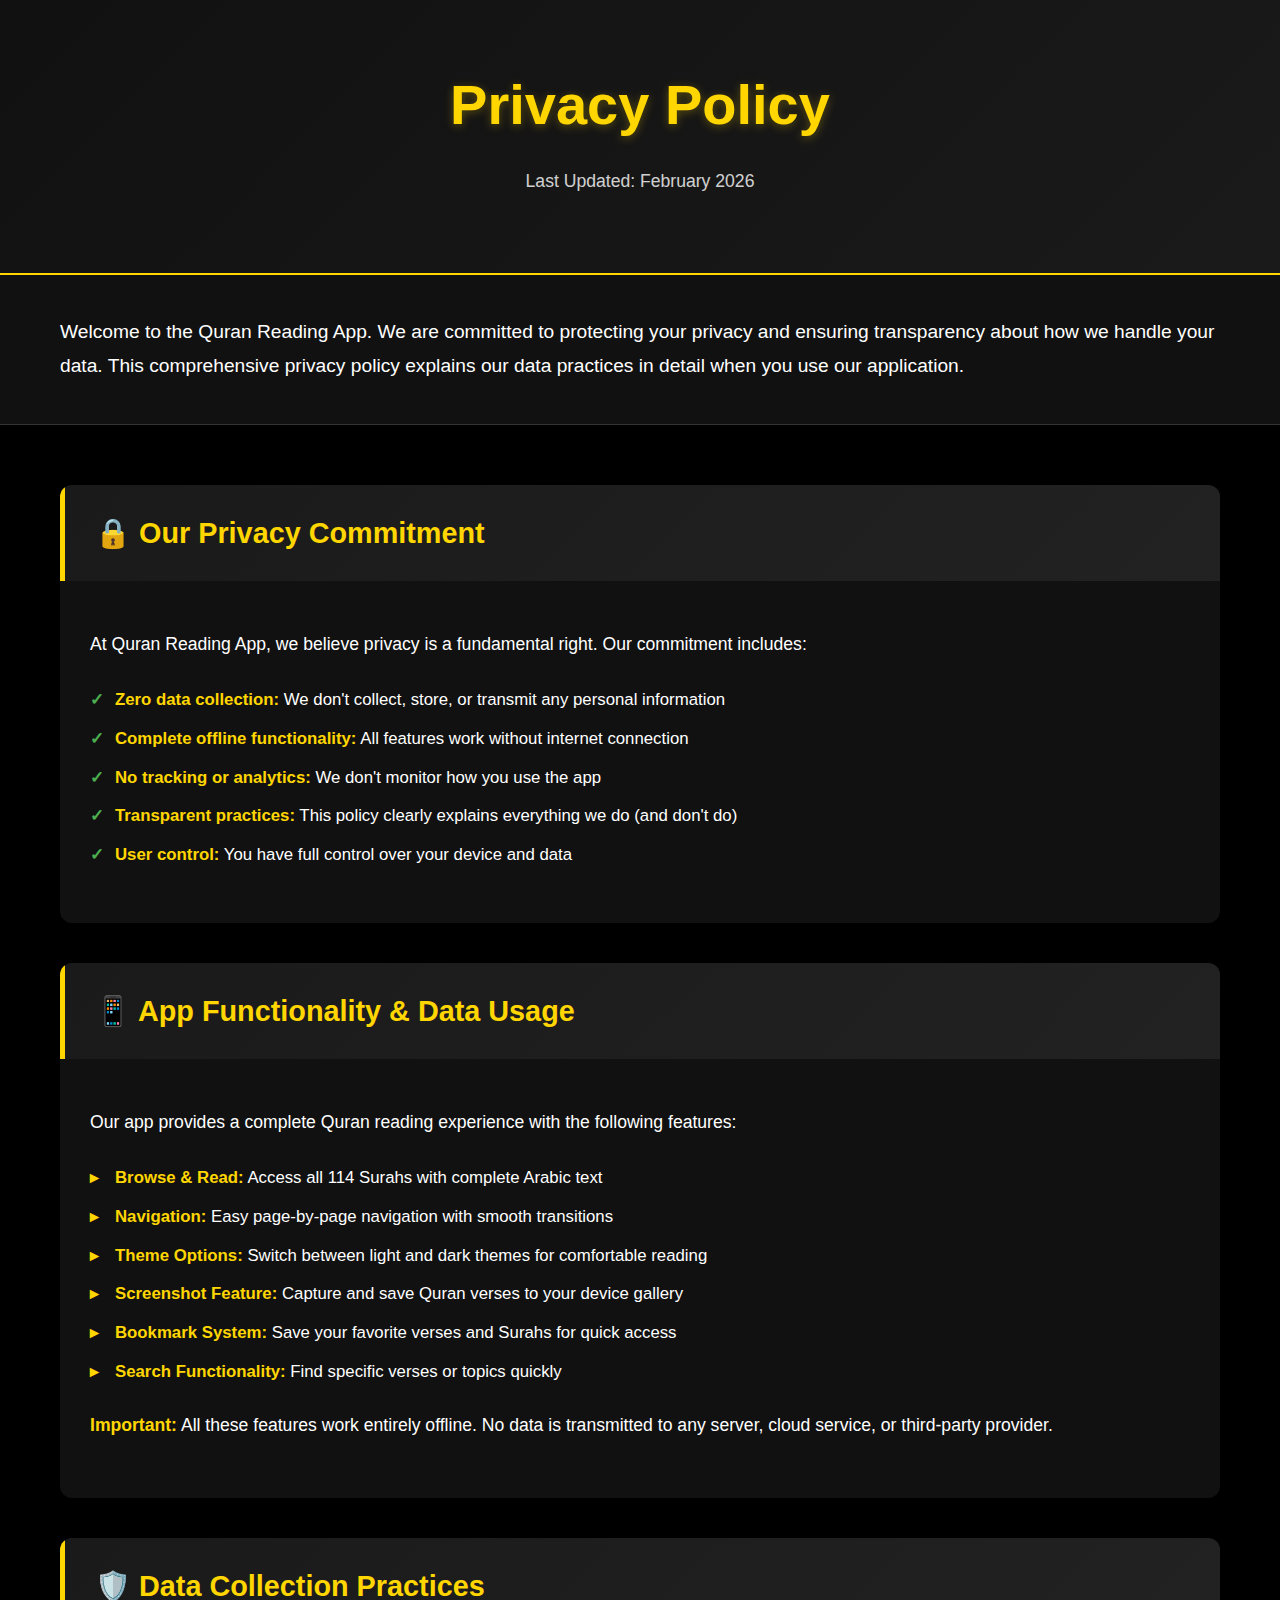
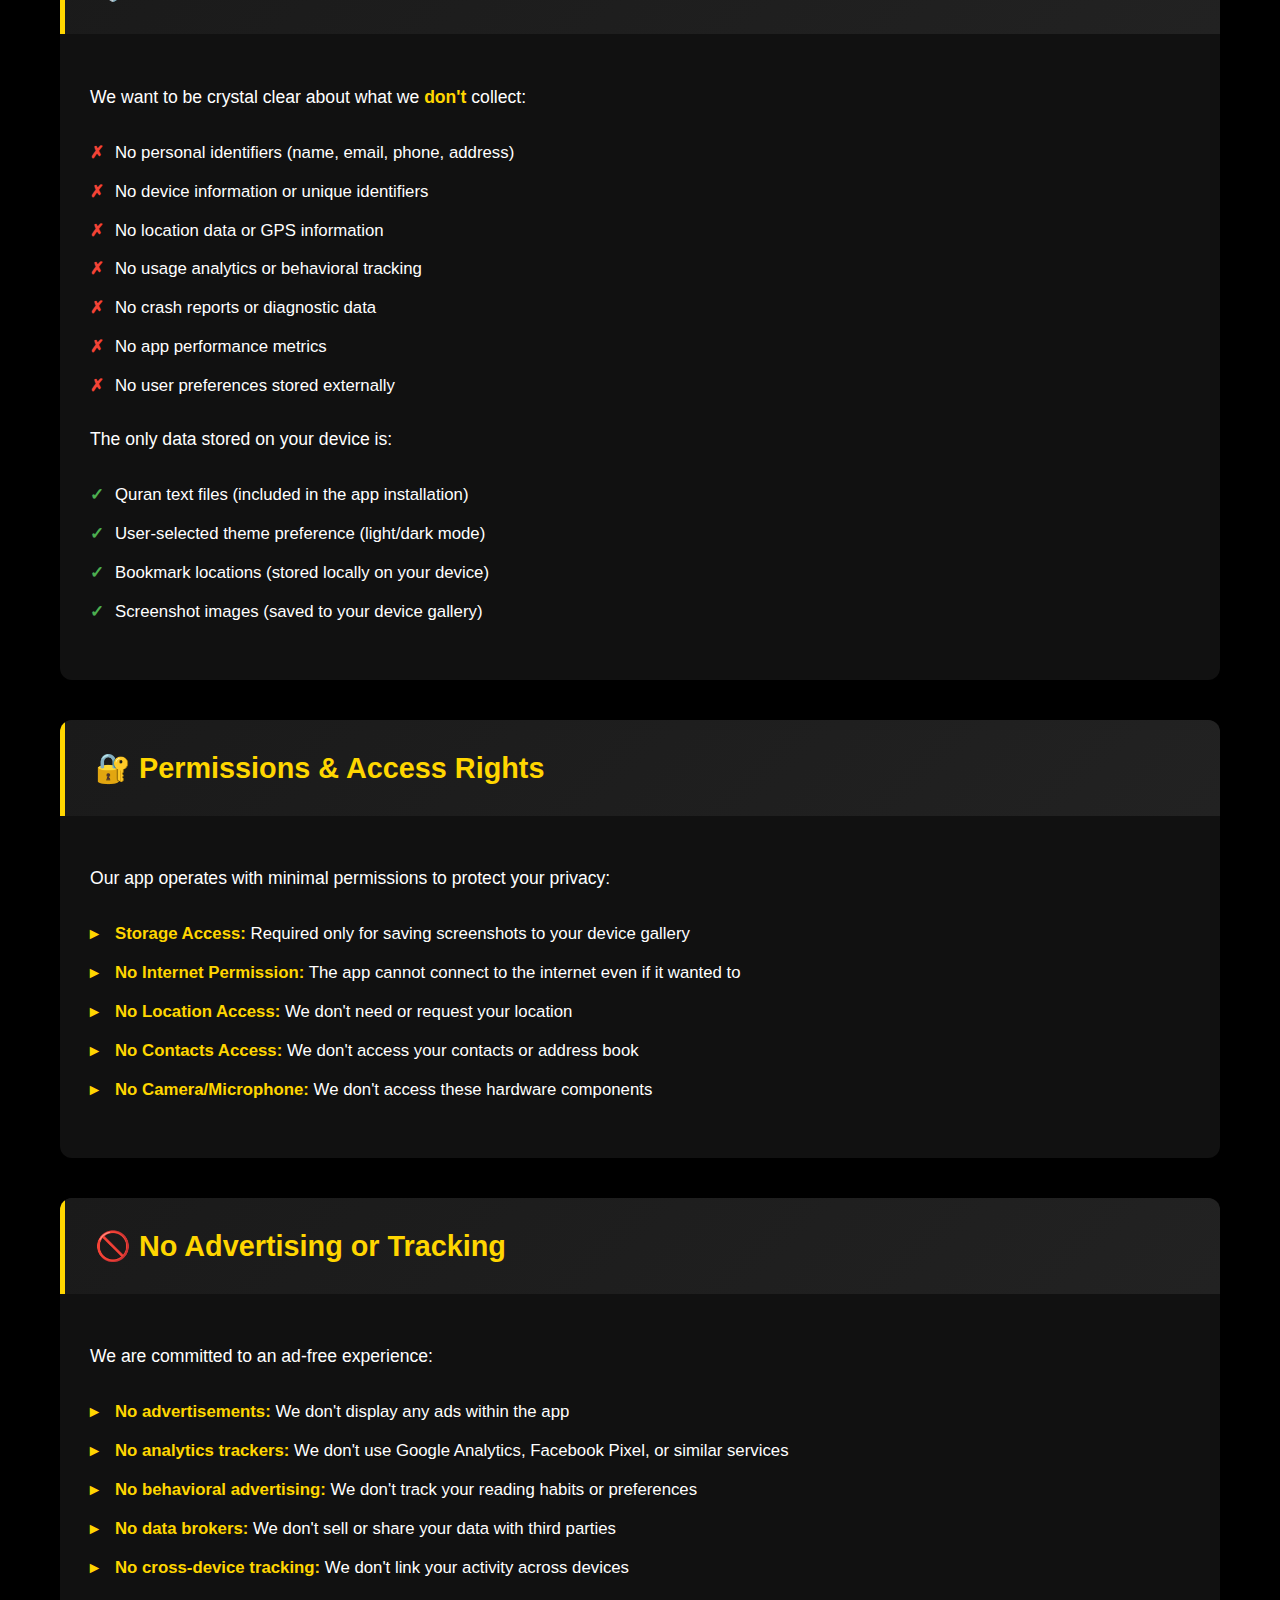
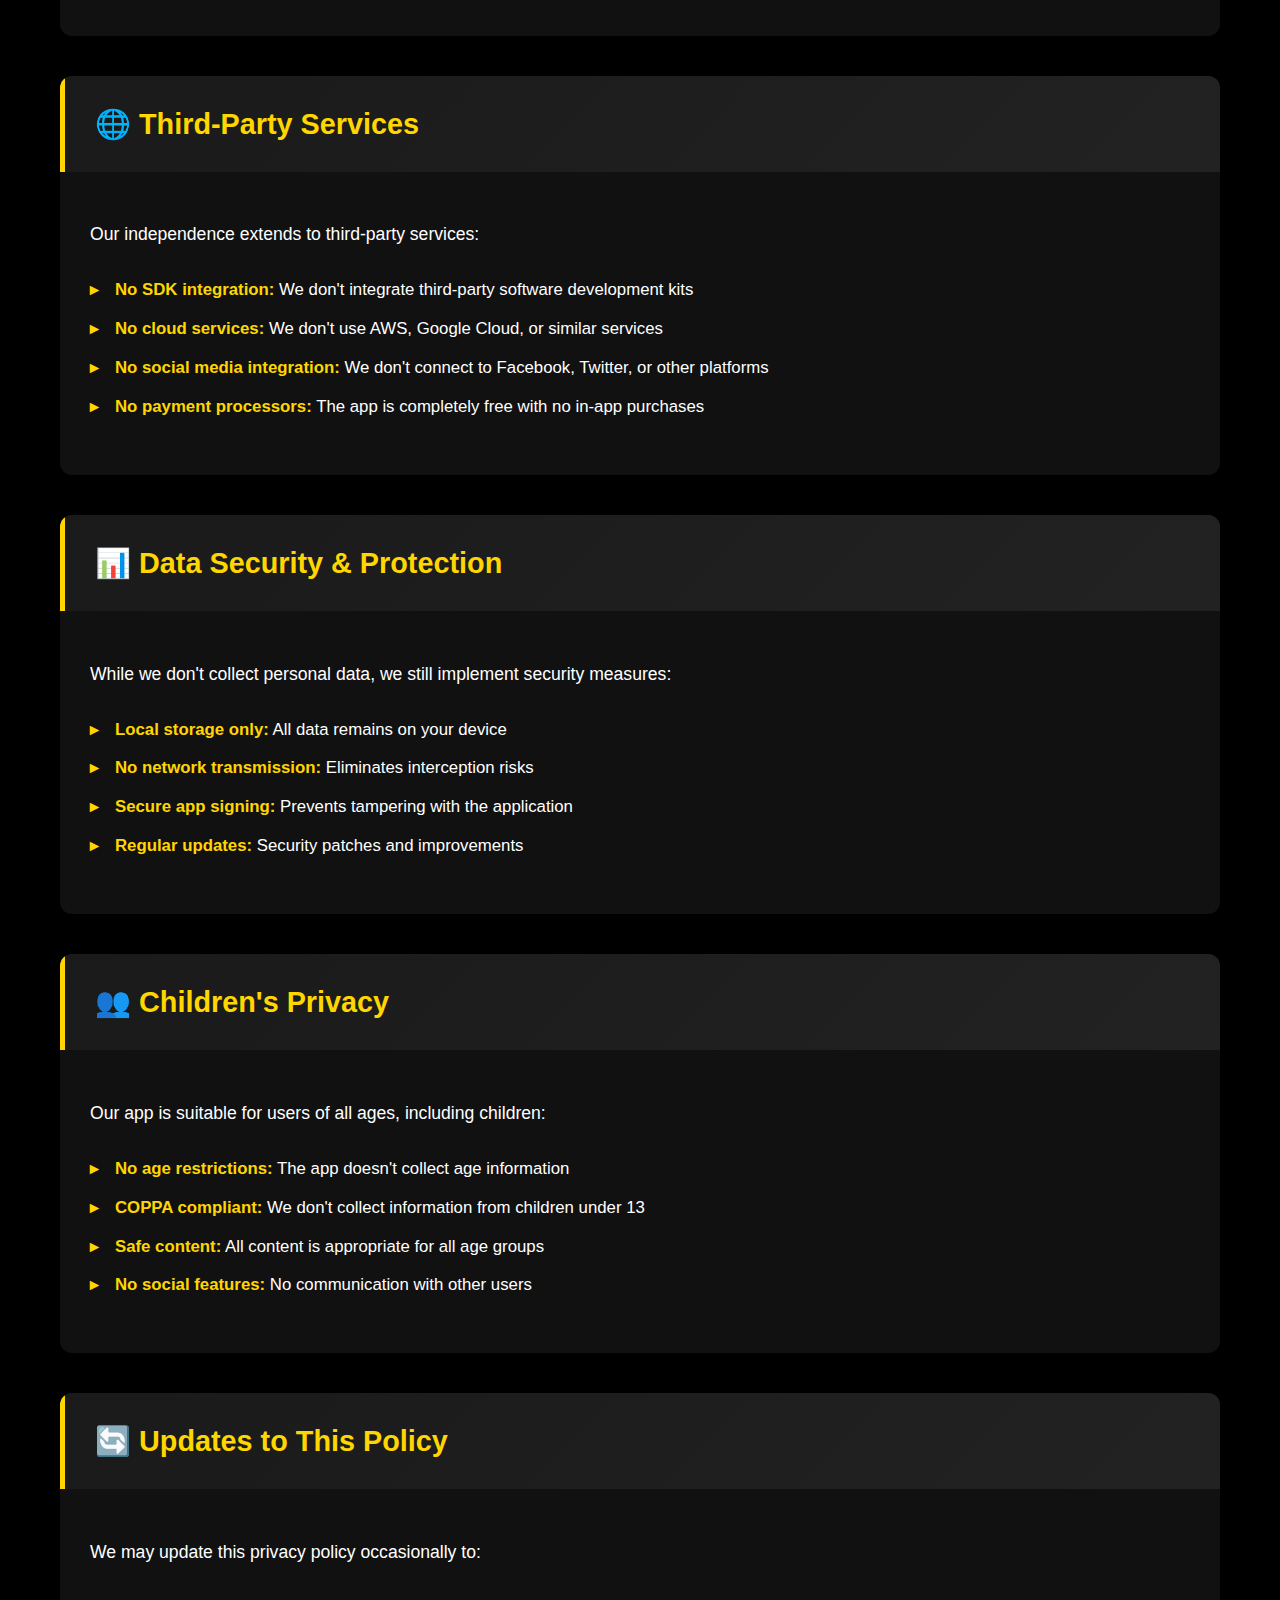
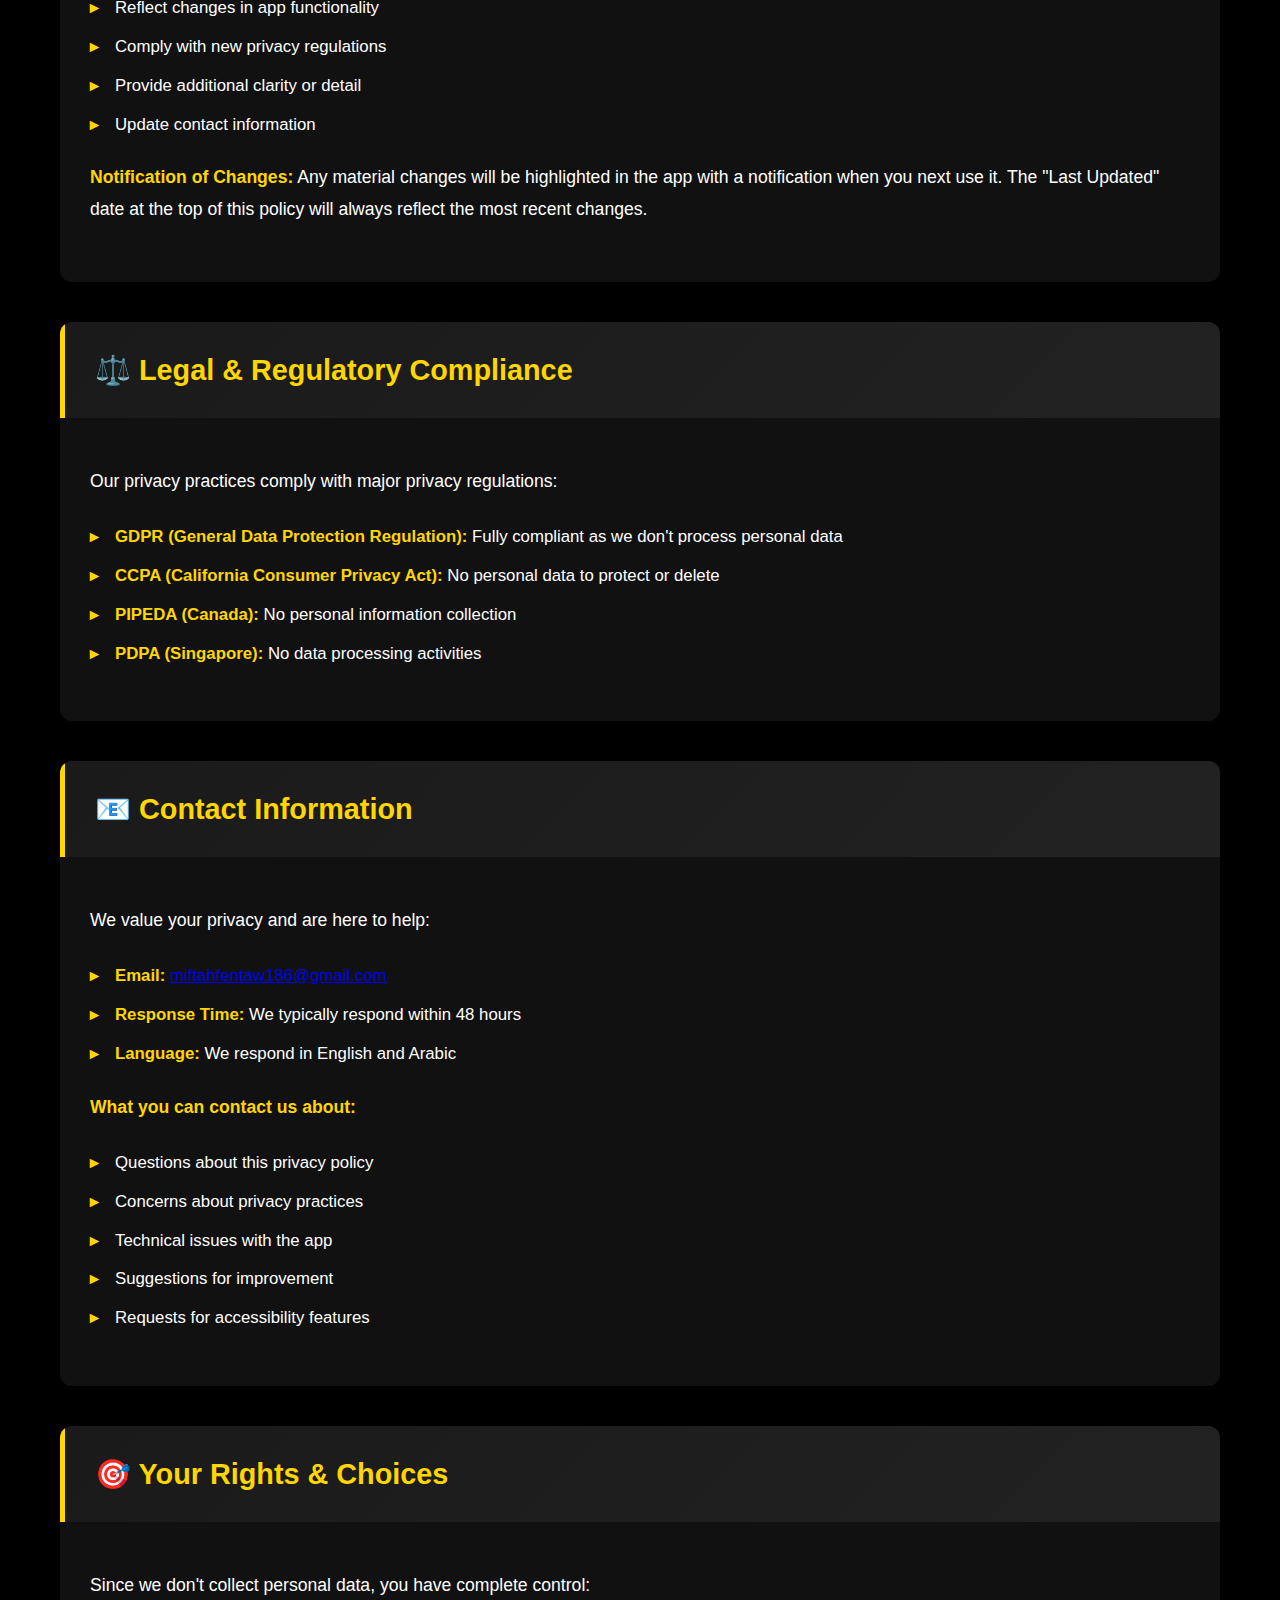
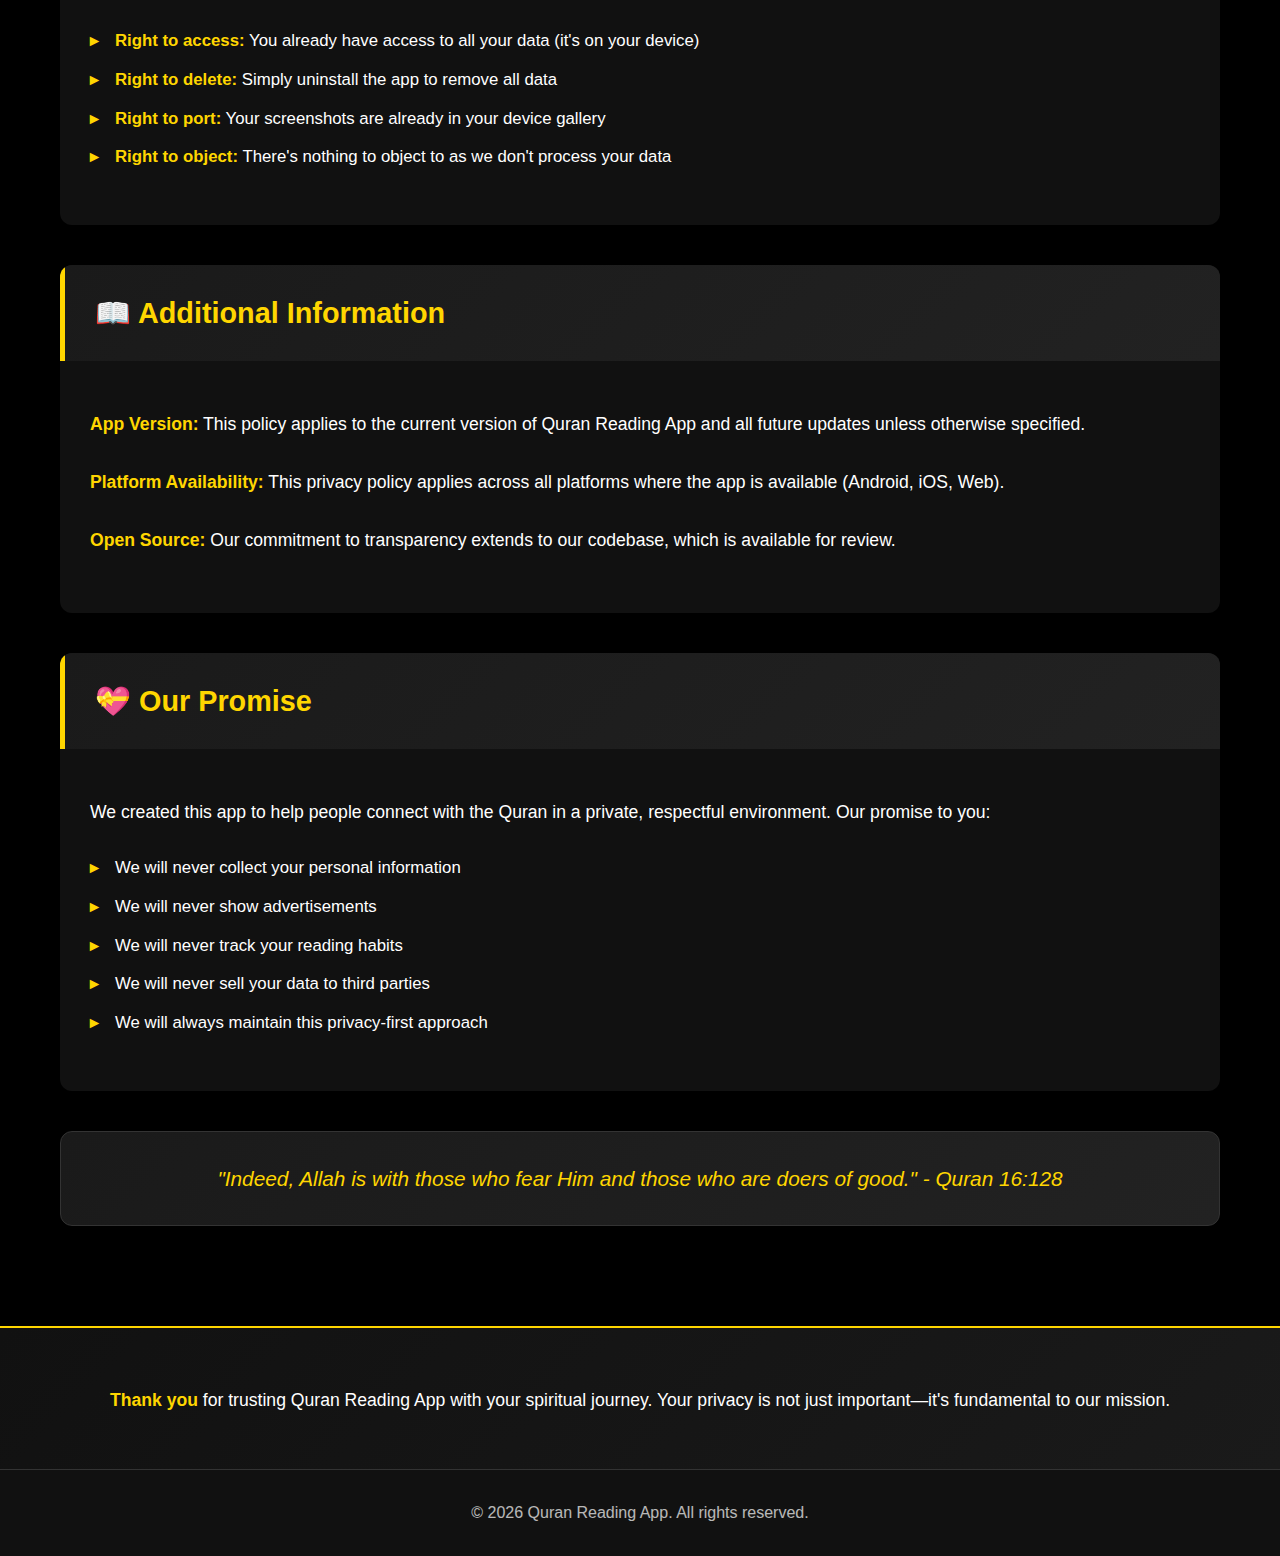
<file: privacy.html>
<!DOCTYPE html>
<html lang="en">
<head>
  <meta charset="UTF-8">
  <meta name="viewport" content="width=device-width, initial-scale=1.0">
  <title>Privacy Policy - Quran App</title>
  <style>
    * {
      box-sizing: border-box;
    }
    body {
      font-family: 'Nunito Sans', Arial, sans-serif;
      background: #000;
      color: #FFD600;
      margin: 0;
      padding: 0;
      line-height: 1.6;
    }
    .container {
      max-width: 1200px;
      margin: 0 auto;
      padding: 0 20px;
    }
    header {
      background: linear-gradient(135deg, #111 0%, #1a1a1a 100%);
      padding: 60px 0;
      text-align: center;
      border-bottom: 2px solid #FFD600;
    }
    header h1 {
      color: #FFD600;
      font-size: 3.5em;
      margin: 0 0 10px 0;
      text-shadow: 0 2px 10px rgba(255, 214, 0, 0.3);
    }
    header .last-updated {
      color: #fff;
      font-size: 1.1em;
      opacity: 0.8;
    }
    .intro-section {
      background: #111;
      padding: 40px 0;
      border-bottom: 1px solid #333;
    }
    .intro-section p {
      color: #fff;
      font-size: 1.2em;
      margin: 0;
      line-height: 1.8;
    }
    main {
      background: #000;
      padding: 60px 0;
    }
    .section {
      background: #111;
      margin-bottom: 40px;
      border-radius: 12px;
      overflow: hidden;
      box-shadow: 0 4px 20px rgba(0,0,0,0.3);
      transition: transform 0.3s ease, box-shadow 0.3s ease;
    }
    .section:hover {
      transform: translateY(-2px);
      box-shadow: 0 8px 30px rgba(255, 214, 0, 0.1);
    }
    .section-header {
      background: linear-gradient(135deg, #1a1a1a 0%, #222 100%);
      padding: 25px 30px;
      border-left: 5px solid #FFD600;
    }
    .section-header h2 {
      color: #FFD600;
      font-size: 1.8em;
      margin: 0;
      display: flex;
      align-items: center;
      gap: 12px;
    }
    .section-content {
      padding: 30px;
    }
    .section-content p {
      color: #fff;
      font-size: 1.1em;
      margin-bottom: 1.5em;
      line-height: 1.8;
    }
    .section-content ul {
      margin: 0 0 1.5em 0;
      padding: 0;
      list-style: none;
    }
    .section-content li {
      color: #fff;
      font-size: 1.05em;
      margin-bottom: 12px;
      padding-left: 25px;
      position: relative;
      line-height: 1.6;
    }
    .section-content li:before {
      content: "▸";
      position: absolute;
      left: 0;
      color: #FFD600;
      font-weight: bold;
    }
    strong {
      color: #FFD600;
      font-weight: 600;
    }
    .highlight-list li:before {
      content: "✓";
      color: #4CAF50;
    }
    .negative-list li:before {
      content: "✗";
      color: #f44336;
    }
    .contact-section {
      background: linear-gradient(135deg, #111 0%, #1a1a1a 100%);
      padding: 40px 0;
      text-align: center;
      border-top: 2px solid #FFD600;
    }
    .contact-section p {
      color: #fff;
      font-size: 1.1em;
      margin-bottom: 15px;
    }
    .contact-section a {
      color: #FFD600;
      text-decoration: none;
      font-weight: 600;
      transition: color 0.3s ease;
    }
    .contact-section a:hover {
      color: #fff;
      text-decoration: underline;
    }
    .verse-quote {
      text-align: center;
      font-style: italic;
      color: #FFD600;
      font-size: 1.3em;
      margin: 40px 0;
      padding: 30px;
      background: linear-gradient(135deg, #1a1a1a 0%, #222 100%);
      border-radius: 12px;
      border: 1px solid #333;
    }
    footer {
      background: #111;
      padding: 30px 0;
      text-align: center;
      border-top: 1px solid #333;
    }
    footer p {
      color: #fff;
      margin: 0;
      opacity: 0.7;
    }
    
    /* Responsive Design */
    @media (max-width: 768px) {
      header h1 {
        font-size: 2.5em;
      }
      header {
        padding: 40px 0;
      }
      main {
        padding: 40px 0;
      }
      .section-header {
        padding: 20px;
      }
      .section-header h2 {
        font-size: 1.5em;
      }
      .section-content {
        padding: 20px;
      }
      .container {
        padding: 0 15px;
      }
    }
    
    @media (max-width: 480px) {
      header h1 {
        font-size: 2em;
      }
      .section-header h2 {
        font-size: 1.3em;
      }
      .section-content {
        padding: 15px;
      }
      .verse-quote {
        font-size: 1.1em;
        padding: 20px;
      }
    }
  </style>
</head>
<body>
  <header>
    <div class="container">
      <h1>Privacy Policy</h1>
      <p class="last-updated">Last Updated: February 2026</p>
    </div>
  </header>

  <section class="intro-section">
    <div class="container">
      <p>Welcome to the Quran Reading App. We are committed to protecting your privacy and ensuring transparency about how we handle your data. This comprehensive privacy policy explains our data practices in detail when you use our application.</p>
    </div>
  </section>

  <main>
    <div class="container">
      
      <div class="section">
        <div class="section-header">
          <h2>🔒 Our Privacy Commitment</h2>
        </div>
        <div class="section-content">
          <p>At Quran Reading App, we believe privacy is a fundamental right. Our commitment includes:</p>
          <ul class="highlight-list">
            <li><strong>Zero data collection:</strong> We don't collect, store, or transmit any personal information</li>
            <li><strong>Complete offline functionality:</strong> All features work without internet connection</li>
            <li><strong>No tracking or analytics:</strong> We don't monitor how you use the app</li>
            <li><strong>Transparent practices:</strong> This policy clearly explains everything we do (and don't do)</li>
            <li><strong>User control:</strong> You have full control over your device and data</li>
          </ul>
        </div>
      </div>

      <div class="section">
        <div class="section-header">
          <h2>📱 App Functionality & Data Usage</h2>
        </div>
        <div class="section-content">
          <p>Our app provides a complete Quran reading experience with the following features:</p>
          <ul>
            <li><strong>Browse & Read:</strong> Access all 114 Surahs with complete Arabic text</li>
            <li><strong>Navigation:</strong> Easy page-by-page navigation with smooth transitions</li>
            <li><strong>Theme Options:</strong> Switch between light and dark themes for comfortable reading</li>
            <li><strong>Screenshot Feature:</strong> Capture and save Quran verses to your device gallery</li>
            <li><strong>Bookmark System:</strong> Save your favorite verses and Surahs for quick access</li>
            <li><strong>Search Functionality:</strong> Find specific verses or topics quickly</li>
          </ul>
          <p><strong>Important:</strong> All these features work entirely offline. No data is transmitted to any server, cloud service, or third-party provider.</p>
        </div>
      </div>

      <div class="section">
        <div class="section-header">
          <h2>🛡️ Data Collection Practices</h2>
        </div>
        <div class="section-content">
          <p>We want to be crystal clear about what we <strong>don't</strong> collect:</p>
          <ul class="negative-list">
            <li>No personal identifiers (name, email, phone, address)</li>
            <li>No device information or unique identifiers</li>
            <li>No location data or GPS information</li>
            <li>No usage analytics or behavioral tracking</li>
            <li>No crash reports or diagnostic data</li>
            <li>No app performance metrics</li>
            <li>No user preferences stored externally</li>
          </ul>
          <p>The only data stored on your device is:</p>
          <ul class="highlight-list">
            <li>Quran text files (included in the app installation)</li>
            <li>User-selected theme preference (light/dark mode)</li>
            <li>Bookmark locations (stored locally on your device)</li>
            <li>Screenshot images (saved to your device gallery)</li>
          </ul>
        </div>
      </div>

      <div class="section">
        <div class="section-header">
          <h2>🔐 Permissions & Access Rights</h2>
        </div>
        <div class="section-content">
          <p>Our app operates with minimal permissions to protect your privacy:</p>
          <ul>
            <li><strong>Storage Access:</strong> Required only for saving screenshots to your device gallery</li>
            <li><strong>No Internet Permission:</strong> The app cannot connect to the internet even if it wanted to</li>
            <li><strong>No Location Access:</strong> We don't need or request your location</li>
            <li><strong>No Contacts Access:</strong> We don't access your contacts or address book</li>
            <li><strong>No Camera/Microphone:</strong> We don't access these hardware components</li>
          </ul>
        </div>
      </div>

      <div class="section">
        <div class="section-header">
          <h2>🚫 No Advertising or Tracking</h2>
        </div>
        <div class="section-content">
          <p>We are committed to an ad-free experience:</p>
          <ul>
            <li><strong>No advertisements:</strong> We don't display any ads within the app</li>
            <li><strong>No analytics trackers:</strong> We don't use Google Analytics, Facebook Pixel, or similar services</li>
            <li><strong>No behavioral advertising:</strong> We don't track your reading habits or preferences</li>
            <li><strong>No data brokers:</strong> We don't sell or share your data with third parties</li>
            <li><strong>No cross-device tracking:</strong> We don't link your activity across devices</li>
          </ul>
        </div>
      </div>

      <div class="section">
        <div class="section-header">
          <h2>🌐 Third-Party Services</h2>
        </div>
        <div class="section-content">
          <p>Our independence extends to third-party services:</p>
          <ul>
            <li><strong>No SDK integration:</strong> We don't integrate third-party software development kits</li>
            <li><strong>No cloud services:</strong> We don't use AWS, Google Cloud, or similar services</li>
            <li><strong>No social media integration:</strong> We don't connect to Facebook, Twitter, or other platforms</li>
            <li><strong>No payment processors:</strong> The app is completely free with no in-app purchases</li>
          </ul>
        </div>
      </div>

      <div class="section">
        <div class="section-header">
          <h2>📊 Data Security & Protection</h2>
        </div>
        <div class="section-content">
          <p>While we don't collect personal data, we still implement security measures:</p>
          <ul>
            <li><strong>Local storage only:</strong> All data remains on your device</li>
            <li><strong>No network transmission:</strong> Eliminates interception risks</li>
            <li><strong>Secure app signing:</strong> Prevents tampering with the application</li>
            <li><strong>Regular updates:</strong> Security patches and improvements</li>
          </ul>
        </div>
      </div>

      <div class="section">
        <div class="section-header">
          <h2>👥 Children's Privacy</h2>
        </div>
        <div class="section-content">
          <p>Our app is suitable for users of all ages, including children:</p>
          <ul>
            <li><strong>No age restrictions:</strong> The app doesn't collect age information</li>
            <li><strong>COPPA compliant:</strong> We don't collect information from children under 13</li>
            <li><strong>Safe content:</strong> All content is appropriate for all age groups</li>
            <li><strong>No social features:</strong> No communication with other users</li>
          </ul>
        </div>
      </div>

      <div class="section">
        <div class="section-header">
          <h2>🔄 Updates to This Policy</h2>
        </div>
        <div class="section-content">
          <p>We may update this privacy policy occasionally to:</p>
          <ul>
            <li>Reflect changes in app functionality</li>
            <li>Comply with new privacy regulations</li>
            <li>Provide additional clarity or detail</li>
            <li>Update contact information</li>
          </ul>
          <p><strong>Notification of Changes:</strong> Any material changes will be highlighted in the app with a notification when you next use it. The "Last Updated" date at the top of this policy will always reflect the most recent changes.</p>
        </div>
      </div>

      <div class="section">
        <div class="section-header">
          <h2>⚖️ Legal & Regulatory Compliance</h2>
        </div>
        <div class="section-content">
          <p>Our privacy practices comply with major privacy regulations:</p>
          <ul>
            <li><strong>GDPR (General Data Protection Regulation):</strong> Fully compliant as we don't process personal data</li>
            <li><strong>CCPA (California Consumer Privacy Act):</strong> No personal data to protect or delete</li>
            <li><strong>PIPEDA (Canada):</strong> No personal information collection</li>
            <li><strong>PDPA (Singapore):</strong> No data processing activities</li>
          </ul>
        </div>
      </div>

      <div class="section">
        <div class="section-header">
          <h2>📧 Contact Information</h2>
        </div>
        <div class="section-content">
          <p>We value your privacy and are here to help:</p>
          <ul>
            <li><strong>Email:</strong> <a href="mailto:miftahfentaw186@gmail.com">miftahfentaw186@gmail.com</a></li>
            <li><strong>Response Time:</strong> We typically respond within 48 hours</li>
            <li><strong>Language:</strong> We respond in English and Arabic</li>
          </ul>
          <p><strong>What you can contact us about:</strong></p>
          <ul>
            <li>Questions about this privacy policy</li>
            <li>Concerns about privacy practices</li>
            <li>Technical issues with the app</li>
            <li>Suggestions for improvement</li>
            <li>Requests for accessibility features</li>
          </ul>
        </div>
      </div>

      <div class="section">
        <div class="section-header">
          <h2>🎯 Your Rights & Choices</h2>
        </div>
        <div class="section-content">
          <p>Since we don't collect personal data, you have complete control:</p>
          <ul>
            <li><strong>Right to access:</strong> You already have access to all your data (it's on your device)</li>
            <li><strong>Right to delete:</strong> Simply uninstall the app to remove all data</li>
            <li><strong>Right to port:</strong> Your screenshots are already in your device gallery</li>
            <li><strong>Right to object:</strong> There's nothing to object to as we don't process your data</li>
          </ul>
        </div>
      </div>

      <div class="section">
        <div class="section-header">
          <h2>📖 Additional Information</h2>
        </div>
        <div class="section-content">
          <p><strong>App Version:</strong> This policy applies to the current version of Quran Reading App and all future updates unless otherwise specified.</p>
          <p><strong>Platform Availability:</strong> This privacy policy applies across all platforms where the app is available (Android, iOS, Web).</p>
          <p><strong>Open Source:</strong> Our commitment to transparency extends to our codebase, which is available for review.</p>
        </div>
      </div>

      <div class="section">
        <div class="section-header">
          <h2>💝 Our Promise</h2>
        </div>
        <div class="section-content">
          <p>We created this app to help people connect with the Quran in a private, respectful environment. Our promise to you:</p>
          <ul>
            <li>We will never collect your personal information</li>
            <li>We will never show advertisements</li>
            <li>We will never track your reading habits</li>
            <li>We will never sell your data to third parties</li>
            <li>We will always maintain this privacy-first approach</li>
          </ul>
        </div>
      </div>

      <div class="verse-quote">
        "Indeed, Allah is with those who fear Him and those who are doers of good." - Quran 16:128
      </div>

    </div>
  </main>

  <section class="contact-section">
    <div class="container">
      <p><strong>Thank you</strong> for trusting Quran Reading App with your spiritual journey. Your privacy is not just important—it's fundamental to our mission.</p>
    </div>
  </section>

  <footer>
    <div class="container">
      <p>&copy; 2026 Quran Reading App. All rights reserved.</p>
    </div>
  </footer>

</body>
</html>
</file>
